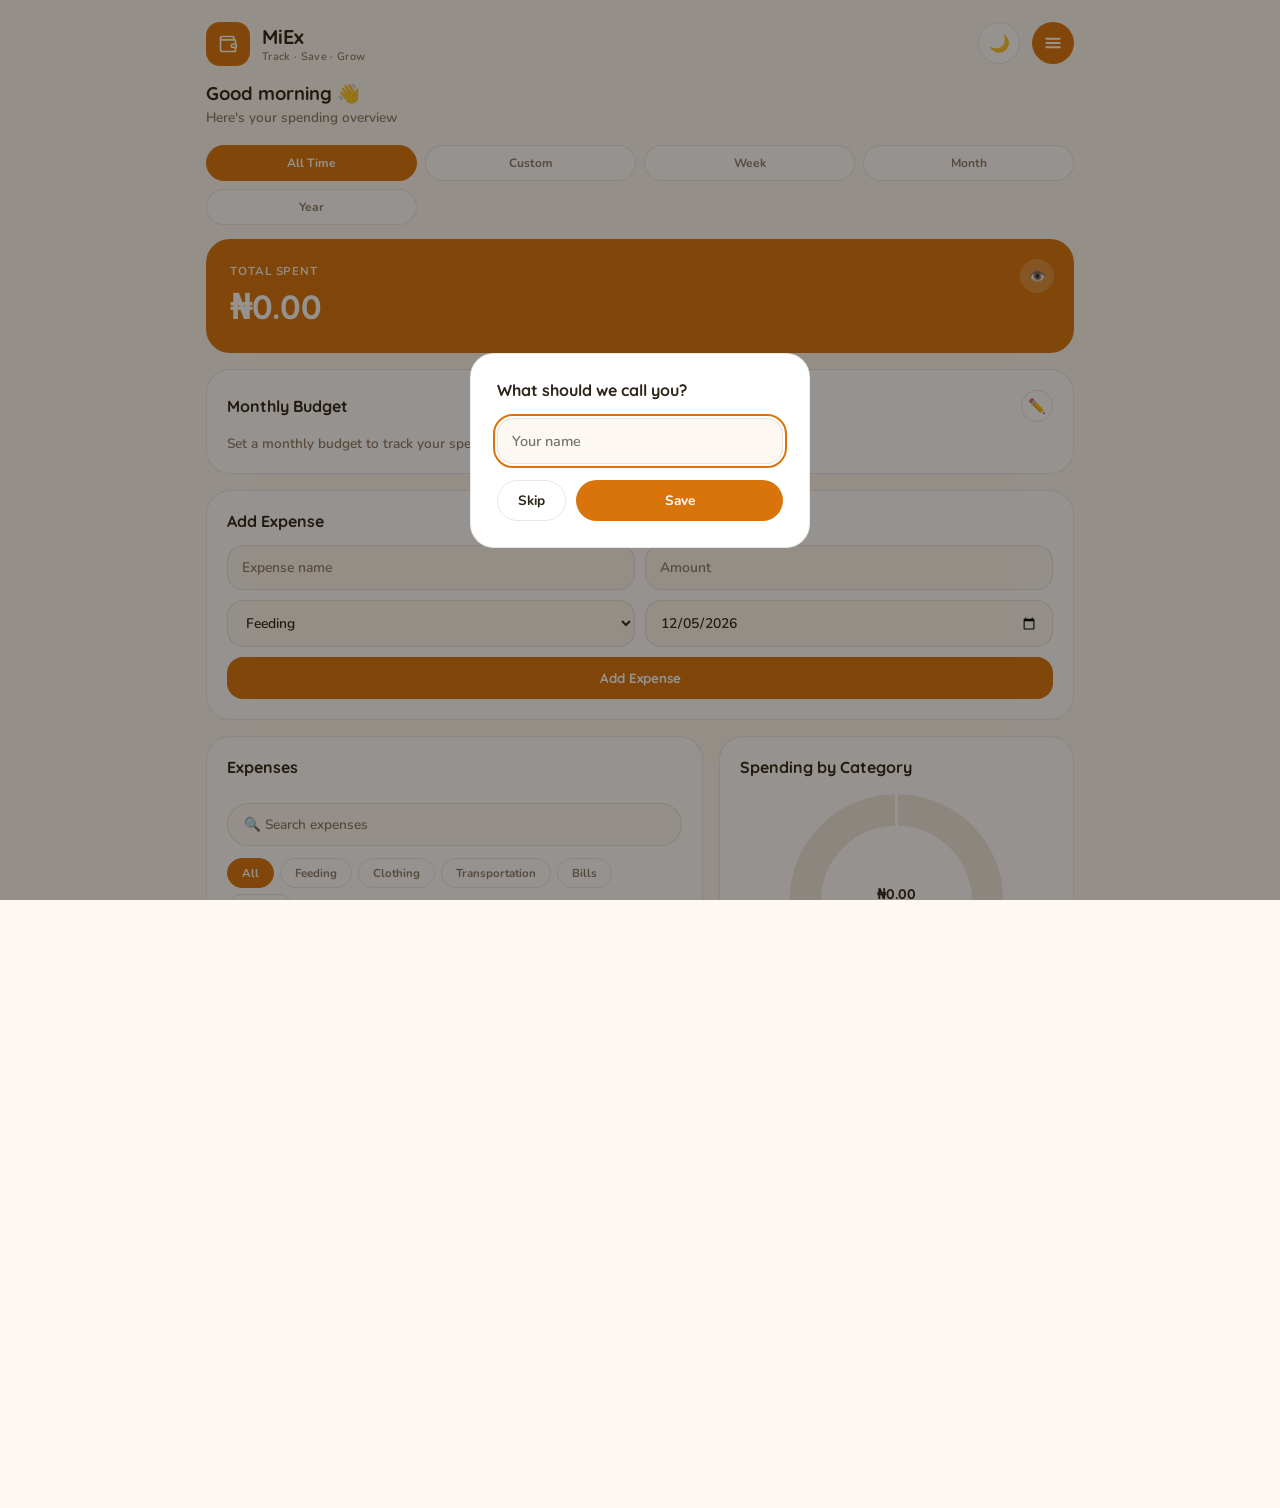
<file: index.html>
<!DOCTYPE html>
<html lang="en">
<head>
<meta charset="UTF-8">
<meta name="viewport" content="width=device-width, initial-scale=1, viewport-fit=cover">
<meta name="description" content="MiEx is a simple, private expense tracker. Log spending, set a monthly budget, and see where your money goes. Works offline.">
<meta name="mobile-web-app-capable" content="yes">
<meta name="apple-mobile-web-app-capable" content="yes">
<meta name="apple-mobile-web-app-title" content="MiEx">
<meta name="apple-mobile-web-app-status-bar-style" content="default">
<title>MiEx - Expense Tracker</title>
<script>try{var d=localStorage.getItem('darkMode');if(d==='true'||(d===null&&window.matchMedia&&window.matchMedia('(prefers-color-scheme: dark)').matches)){document.documentElement.classList.add('dark')}}catch(e){}</script>
<link rel="stylesheet" href="style.css?v=10">
<link rel="manifest" href="manifest.json">
<meta name="theme-color" content="#F68B1E">
<link rel="icon" href="icons/icon-192.png" type="image/png">
<link rel="apple-touch-icon" href="icons/apple-touch-icon.png">
</head>
<body>

  <div id="menuBackdrop" class="menu-backdrop" hidden></div>

  <div class="app">
    <header class="app-header">
      <div class="brand">
        <span class="brand-icon">
          <svg xmlns="http://www.w3.org/2000/svg" width="20" height="20" viewBox="0 0 24 24" fill="none" stroke="currentColor" stroke-width="2" stroke-linecap="round" stroke-linejoin="round"><path d="M19 7V4a1 1 0 0 0-1-1H5a2 2 0 0 0 0 4h15a1 1 0 0 1 1 1v4h-3a2 2 0 0 0 0 4h3a1 1 0 0 0 1-1v-2a1 1 0 0 0-1-1"/><path d="M3 5v14a2 2 0 0 0 2 2h15a1 1 0 0 0 1-1v-4"/></svg>
        </span>
        <div class="brand-text">
          <h1>MiEx</h1>
          <p class="brand-tagline">Track &middot; Save &middot; Grow</p>
        </div>
      </div>
      <div class="header-actions">
        <button id="darkModeToggle" class="icon-btn" title="Toggle dark mode" aria-label="Toggle dark mode">🌙</button>
        <button id="menuBtn" class="avatar menu-btn" title="Menu" aria-label="Open menu" aria-haspopup="true" aria-expanded="false" aria-controls="menuPanel">
          <svg width="20" height="20" viewBox="0 0 24 24" fill="none" stroke="currentColor" stroke-width="2.4" stroke-linecap="round" aria-hidden="true"><path d="M4 7h16M4 12h16M4 17h16"/></svg>
        </button>
        <div id="menuPanel" class="menu-panel" role="menu" aria-label="MiEx menu" hidden>
          <div class="menu-user">
            <span class="menu-avatar" id="menuAvatar" aria-hidden="true">?</span>
            <div><strong id="menuName">Welcome</strong><small>MiEx</small></div>
          </div>
          <button class="menu-item" role="menuitem" data-action="settings"><span class="menu-ico" aria-hidden="true">⚙️</span>Settings</button>
          <button class="menu-item" role="menuitem" data-action="contact"><span class="menu-ico" aria-hidden="true">✉️</span>Contact us</button>
          <button class="menu-item" role="menuitem" data-action="about"><span class="menu-ico" aria-hidden="true">ℹ️</span>About MiEx</button>
          <a class="menu-item" role="menuitem" href="privacy.html" target="_blank" rel="noopener"><span class="menu-ico" aria-hidden="true">🔒</span>Privacy policy</a>
          <button class="menu-item" role="menuitem" data-action="share"><span class="menu-ico" aria-hidden="true">📤</span>Share MiEx</button>
        </div>
      </div>
    </header>

    <div class="greeting">
      <p class="greeting-text" id="greetingText">Good evening 👋</p>
      <p class="greeting-sub">Here's your spending overview</p>
    </div>

    <div class="install-banner" id="installBanner" style="display:none;">
      <span class="insight-icon">📲</span>
      <p class="insight-text">Install MiEx on your phone for quick access, even offline.</p>
      <button class="install-banner-btn" id="installBannerBtn">Install</button>
      <button class="insight-dismiss" id="installBannerDismiss" title="Not now" aria-label="Dismiss install suggestion">✕</button>
    </div>

    <div class="period-tabs" id="periodTabs">
      <button class="period-btn active" data-period="all">All Time</button>
      <button class="period-btn" data-period="custom">Custom</button>
      <button class="period-btn" data-period="week">Week</button>
      <button class="period-btn" data-period="month">Month</button>
      <button class="period-btn" data-period="year">Year</button>
    </div>

    <select id="periodValueSelect" class="period-value-select" style="display:none;"></select>

    <div id="customRange" class="custom-range" style="display:none;">
      <input type="date" id="customFrom">
      <span class="range-sep">to</span>
      <input type="date" id="customTo">
    </div>

    <section class="balance-card">
      <button id="toggleVisibility" class="eye-btn" title="Show/hide amount" aria-label="Show or hide total">👁️</button>
      <p class="balance-label" id="balanceLabel">Total Spent</p>
      <h2 id="balance">₦0.00</h2>
    </section>

    <div class="insight-banner" id="insightBanner" style="display:none;">
      <span class="insight-icon">🌿</span>
      <p class="insight-text" id="insightText"></p>
      <button class="insight-dismiss" id="insightDismiss" title="Dismiss" aria-label="Dismiss message">✕</button>
    </div>

    <section class="budget-card">
      <div class="budget-header">
        <h3>Monthly Budget</h3>
        <button id="editBudgetBtn" class="edit-budget-btn" title="Set budget" aria-label="Set monthly budget">✏️</button>
      </div>
      <div id="budgetContent"></div>
    </section>

    <section class="form-card">
      <h3>Add Expense</h3>
      <form id="expenseForm">
        <input type="text" id="name" placeholder="Expense name" maxlength="60" autocomplete="off" required>
        <input type="number" id="amount" placeholder="Amount" step="0.01" min="0.01" inputmode="decimal" required>
        <select id="category" required>
          <option value="Feeding">Feeding</option>
          <option value="Clothing">Clothing</option>
          <option value="Transportation">Transportation</option>
          <option value="Bills">Bills</option>
          <option value="Others">Others</option>
        </select>
        <input type="text" id="customCategory" placeholder="Specify category" maxlength="30" style="display:none;">
        <input type="date" id="date" required>
        <button type="submit">Add Expense</button>
      </form>
    </section>

    <section class="content-grid">
      <div class="list-card">
        <div class="list-header">
          <h3>Expenses</h3>
        </div>
        <input type="search" id="searchInput" class="search-input" placeholder="🔍 Search expenses" aria-label="Search expenses" autocomplete="off">
        <div class="filters" id="filters">
          <button class="filter-btn active" data-category="All">All</button>
          <button class="filter-btn" data-category="Feeding">Feeding</button>
          <button class="filter-btn" data-category="Clothing">Clothing</button>
          <button class="filter-btn" data-category="Transportation">Transportation</button>
          <button class="filter-btn" data-category="Bills">Bills</button>
          <button class="filter-btn" data-category="Others">Others</button>
        </div>
        <ul id="expenseList" class="expense-list"></ul>
      </div>

      <div class="chart-card">
        <h3>Spending by Category</h3>
        <div class="chart-wrap">
          <canvas id="categoryChart"></canvas>
        </div>
        <div class="chart-legend" id="categoryLegend"></div>
      </div>
    </section>

    <section class="trend-card">
      <h3>Spending Trend (Last 6 Months)</h3>
      <div class="chart-wrap chart-wrap-trend">
        <canvas id="trendChart"></canvas>
      </div>
    </section>

    <footer class="app-footer">
      &copy; <span id="footerYear"></span> MiEx &middot; <a class="footer-link" href="privacy.html">Privacy</a>
      <span class="footer-tagline">Golden_TCD &middot; building things that didn't exist yesterday</span>
    </footer>
  </div>

  <div id="nameModal" class="modal-overlay" style="display:none;" role="dialog" aria-modal="true">
    <div class="modal-box">
      <p class="modal-text">What should we call you?</p>
      <input type="text" id="userNameInput" class="name-input" placeholder="Your name" maxlength="20">
      <div class="modal-actions">
        <button id="skipName" class="btn-secondary">Skip</button>
        <button id="saveName" class="btn-primary-modal">Save</button>
      </div>
    </div>
  </div>

  <div id="budgetModal" class="modal-overlay" style="display:none;" role="dialog" aria-modal="true">
    <div class="modal-box">
      <p class="modal-text">Set your monthly budget</p>
      <input type="number" id="budgetInput" class="name-input" placeholder="e.g. 50000" step="0.01" min="0" inputmode="decimal">
      <div class="modal-actions">
        <button id="clearBudget" class="btn-secondary">Remove</button>
        <button id="saveBudget" class="btn-primary-modal">Save</button>
      </div>
    </div>
  </div>

  <div id="editModal" class="modal-overlay" style="display:none;" role="dialog" aria-modal="true">
    <div class="modal-box">
      <p class="modal-text">Edit Expense</p>
      <div class="edit-fields">
        <input type="text" id="editName" class="name-input" placeholder="Expense name" maxlength="60">
        <input type="number" id="editAmount" class="name-input" placeholder="Amount" step="0.01" min="0.01" inputmode="decimal">
        <select id="editCategory" class="name-input">
          <option value="Feeding">Feeding</option>
          <option value="Clothing">Clothing</option>
          <option value="Transportation">Transportation</option>
          <option value="Bills">Bills</option>
          <option value="Others">Others</option>
        </select>
        <input type="text" id="editCustomCategory" class="name-input" placeholder="Specify category" maxlength="30" style="display:none;">
        <input type="date" id="editDate" class="name-input">
      </div>
      <div class="modal-actions">
        <button id="cancelEdit" class="btn-secondary">Cancel</button>
        <button id="saveEdit" class="btn-primary-modal">Save Changes</button>
      </div>
    </div>
  </div>

  <div id="settingsModal" class="modal-overlay" style="display:none;" role="dialog" aria-modal="true" aria-labelledby="settingsTitle">
    <div class="modal-box modal-scroll">
      <div class="modal-head">
        <p class="modal-text" id="settingsTitle">Settings</p>
        <button id="closeSettings" class="modal-close" aria-label="Close settings">✕</button>
      </div>

      <h4 class="set-title">Profile</h4>
      <label class="set-label" for="settingsName">Your name</label>
      <div class="name-row">
        <input type="text" id="settingsName" class="name-input" placeholder="Your name" maxlength="20" autocomplete="off">
        <button id="saveSettingsName" class="set-btn set-btn-primary">Save</button>
      </div>

      <h4 class="set-title">Your data</h4>
      <p class="set-note">MiEx keeps everything on this device only. Make a backup so you never lose it.</p>
      <div class="set-grid">
        <button id="exportJsonBtn" class="set-btn">⬇️ Backup</button>
        <button id="importBtn" class="set-btn">⬆️ Restore</button>
        <button id="exportCsvBtn" class="set-btn">📄 Export CSV</button>
        <button id="shareBackupBtn" class="set-btn" style="display:none;">📤 Share backup</button>
      </div>
      <input type="file" id="importFile" accept=".json,application/json" hidden>

      <h4 class="set-title">Preferences</h4>
      <label class="set-label" for="currencySelect">Currency</label>
      <select id="currencySelect" class="name-input"></select>

      <h4 class="set-title">Install app</h4>
      <p class="set-note" id="installNote"></p>
      <button id="installBtn" class="set-btn set-btn-primary" style="display:none;">Install MiEx</button>

      <h4 class="set-title">App status</h4>
      <ul class="status-list">
        <li><span>Version</span><strong id="stVersion">-</strong></li>
        <li><span>Running as</span><strong id="stMode">-</strong></li>
        <li><span>Works offline</span><strong id="stOffline">-</strong></li>
        <li><span>Connection</span><strong id="stOnline">-</strong></li>
      </ul>
      <p class="set-links"><a href="privacy.html" target="_blank" rel="noopener">Privacy policy</a></p>

      <button id="clearDataBtn" class="set-btn set-btn-danger">Delete all my data</button>
    </div>
  </div>

  <div id="aboutModal" class="modal-overlay" style="display:none;" role="dialog" aria-modal="true" aria-labelledby="aboutTitle">
    <div class="modal-box">
      <div class="modal-head">
        <p class="modal-text" id="aboutTitle">About MiEx</p>
        <button id="closeAbout" class="modal-close" aria-label="Close">✕</button>
      </div>
      <div class="about-logo" aria-hidden="true">
        <svg width="34" height="34" viewBox="0 0 24 24" fill="none" stroke="currentColor" stroke-width="2" stroke-linecap="round" stroke-linejoin="round"><path d="M19 7V4a1 1 0 0 0-1-1H5a2 2 0 0 0 0 4h15a1 1 0 0 1 1 1v4h-3a2 2 0 0 0 0 4h3a1 1 0 0 0 1-1v-2a1 1 0 0 0-1-1"/><path d="M3 5v14a2 2 0 0 0 2 2h15a1 1 0 0 0 1-1v-4"/></svg>
      </div>
      <p class="about-name">MiEx</p>
      <p class="about-version">Version <span id="aboutVersion"></span></p>
      <p class="set-note">A simple, private expense tracker. Log your spending, set a monthly budget and see where your money goes. Everything is stored on your own device and works offline.</p>
      <p class="set-note">Built by Golden_TCD<br>building things that didn't exist yesterday</p>
      <p class="set-links"><a href="privacy.html" target="_blank" rel="noopener">Privacy policy</a></p>
    </div>
  </div>

  <div id="contactModal" class="modal-overlay" style="display:none;" role="dialog" aria-modal="true" aria-labelledby="contactTitle">
    <div class="modal-box">
      <div class="modal-head">
        <p class="modal-text" id="contactTitle">Contact us</p>
        <button id="closeContact" class="modal-close" aria-label="Close">✕</button>
      </div>
      <p class="set-note">Found a bug, have an idea, or just want to say hi? We'd love to hear from you.</p>
      <p class="contact-email" id="contactEmail"></p>
      <p class="set-note set-note-small">Your email will include the app version and your device type so problems are easier to fix. You can delete that before sending.</p>
      <div class="modal-actions modal-actions-wrap">
        <button id="copyEmailBtn" class="btn-secondary">Copy email</button>
        <a id="sendEmailLink" class="btn-primary-modal link-btn" href="#">Send email</a>
      </div>
    </div>
  </div>

  <div id="importModal" class="modal-overlay" style="display:none;" role="dialog" aria-modal="true" aria-labelledby="importTitle">
    <div class="modal-box">
      <p class="modal-text" id="importTitle">Restore backup</p>
      <p class="set-note" id="importSummary"></p>
      <div class="modal-actions modal-actions-wrap">
        <button id="importCancel" class="btn-secondary">Cancel</button>
        <button id="importMerge" class="btn-primary-modal">Merge</button>
        <button id="importReplace" class="btn-danger">Replace all</button>
      </div>
    </div>
  </div>

  <div id="clearModal" class="modal-overlay" style="display:none;" role="dialog" aria-modal="true" aria-labelledby="clearTitle">
    <div class="modal-box">
      <p class="modal-text" id="clearTitle">Delete everything?</p>
      <p class="set-note">This permanently removes all expenses, your budget and your settings from this device. Consider making a backup first.</p>
      <div class="modal-actions">
        <button id="clearCancel" class="btn-secondary">Cancel</button>
        <button id="clearConfirm" class="btn-danger">Delete all</button>
      </div>
    </div>
  </div>

  <div id="toast" class="toast" role="status" aria-live="polite"></div>

  <div id="confirmModal" class="modal-overlay" style="display:none;" role="dialog" aria-modal="true">
    <div class="modal-box">
      <p class="modal-text">Delete this expense? This can't be undone.</p>
      <div class="modal-actions">
        <button id="cancelDelete" class="btn-secondary">Cancel</button>
        <button id="confirmDelete" class="btn-danger">Delete</button>
      </div>
    </div>
  </div>

  <script src="vendor/js/chart.umd.js"></script>
  <script src="script.js?v=10"></script>
</body>
</html>
</file>
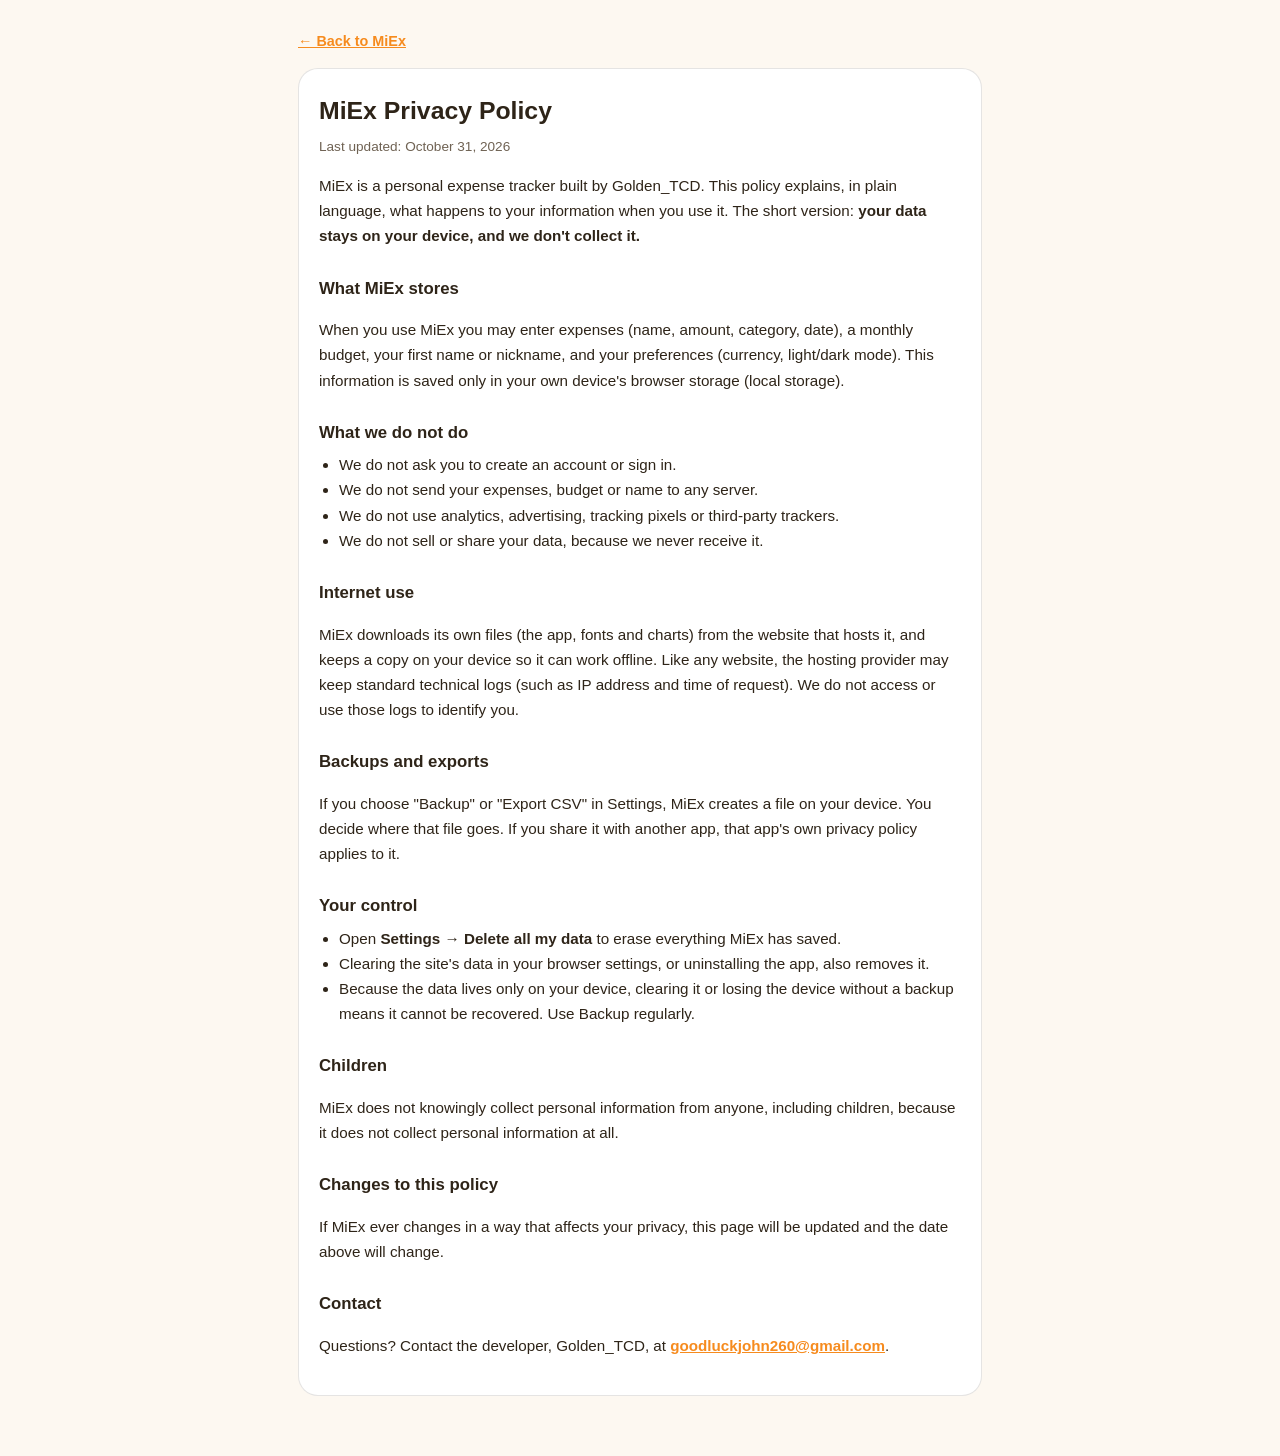
<file: privacy.html>
<!DOCTYPE html>
<html lang="en">
<head>
<meta charset="UTF-8">
<meta name="viewport" content="width=device-width, initial-scale=1">
<title>MiEx Privacy Policy</title>
<meta name="robots" content="index,follow">
<style>
  :root { --bg:#FDF8F1; --panel:#fff; --ink:#2E2418; --muted:#6F6253; --primary:#F68B1E; --border:rgba(46,36,24,.12); }
  @media (prefers-color-scheme: dark) {
    :root { --bg:#0A0A0A; --panel:#161616; --ink:#F0EBE3; --muted:#A39D95; --border:rgba(255,255,255,.1); }
  }
  * { box-sizing: border-box; }
  body { margin:0; background:var(--bg); color:var(--ink); font-family:-apple-system,"Segoe UI",Roboto,Arial,sans-serif; line-height:1.65; }
  main { max-width:720px; margin:0 auto; padding:28px 18px 60px; }
  .card { background:var(--panel); border:1px solid var(--border); border-radius:20px; padding:22px 20px; }
  h1 { font-size:1.55rem; margin:0 0 4px; }
  h2 { font-size:1.05rem; margin:26px 0 6px; }
  p, li { font-size:.95rem; color:var(--ink); }
  .meta { color:var(--muted); font-size:.85rem; margin:0 0 14px; }
  ul { padding-left:20px; margin:6px 0; }
  a { color:var(--primary); font-weight:600; }
  .back { display:inline-block; margin-bottom:14px; font-size:.9rem; }
</style>
</head>
<body>
<main>
  <a class="back" href="./">&larr; Back to MiEx</a>
  <div class="card">
    <h1>MiEx Privacy Policy</h1>
    <p class="meta">Last updated: October 31, 2026</p>

    <p>MiEx is a personal expense tracker built by Golden_TCD. This policy explains, in plain language, what happens to your information when you use it. The short version: <strong>your data stays on your device, and we don't collect it.</strong></p>

    <h2>What MiEx stores</h2>
    <p>When you use MiEx you may enter expenses (name, amount, category, date), a monthly budget, your first name or nickname, and your preferences (currency, light/dark mode). This information is saved only in your own device's browser storage (local storage).</p>

    <h2>What we do not do</h2>
    <ul>
      <li>We do not ask you to create an account or sign in.</li>
      <li>We do not send your expenses, budget or name to any server.</li>
      <li>We do not use analytics, advertising, tracking pixels or third-party trackers.</li>
      <li>We do not sell or share your data, because we never receive it.</li>
    </ul>

    <h2>Internet use</h2>
    <p>MiEx downloads its own files (the app, fonts and charts) from the website that hosts it, and keeps a copy on your device so it can work offline. Like any website, the hosting provider may keep standard technical logs (such as IP address and time of request). We do not access or use those logs to identify you.</p>

    <h2>Backups and exports</h2>
    <p>If you choose "Backup" or "Export CSV" in Settings, MiEx creates a file on your device. You decide where that file goes. If you share it with another app, that app's own privacy policy applies to it.</p>

    <h2>Your control</h2>
    <ul>
      <li>Open <strong>Settings &rarr; Delete all my data</strong> to erase everything MiEx has saved.</li>
      <li>Clearing the site's data in your browser settings, or uninstalling the app, also removes it.</li>
      <li>Because the data lives only on your device, clearing it or losing the device without a backup means it cannot be recovered. Use Backup regularly.</li>
    </ul>

    <h2>Children</h2>
    <p>MiEx does not knowingly collect personal information from anyone, including children, because it does not collect personal information at all.</p>

    <h2>Changes to this policy</h2>
    <p>If MiEx ever changes in a way that affects your privacy, this page will be updated and the date above will change.</p>

    <h2>Contact</h2>
    <p>Questions? Contact the developer, Golden_TCD, at <a href="mailto:goodluckjohn260@gmail.com">goodluckjohn260@gmail.com</a>.</p>
  </div>
</main>
</body>
</html>
</file>
<file: style.css>
/* ===== Local fonts (no external font CDN — works fully offline) ===== */
@font-face {
  font-family: 'Quicksand';
  font-style: normal;
  font-weight: 500;
  src: url('vendor/fonts/quicksand-latin-500-normal.woff2') format('woff2');
  font-display: swap;
}
@font-face {
  font-family: 'Quicksand';
  font-style: normal;
  font-weight: 600;
  src: url('vendor/fonts/quicksand-latin-600-normal.woff2') format('woff2');
  font-display: swap;
}
@font-face {
  font-family: 'Quicksand';
  font-style: normal;
  font-weight: 700;
  src: url('vendor/fonts/quicksand-latin-700-normal.woff2') format('woff2');
  font-display: swap;
}
@font-face {
  font-family: 'Nunito';
  font-style: normal;
  font-weight: 400;
  src: url('vendor/fonts/nunito-latin-400-normal.woff2') format('woff2');
  font-display: swap;
}
@font-face {
  font-family: 'Nunito';
  font-style: normal;
  font-weight: 500;
  src: url('vendor/fonts/nunito-latin-500-normal.woff2') format('woff2');
  font-display: swap;
}
@font-face {
  font-family: 'Nunito';
  font-style: normal;
  font-weight: 600;
  src: url('vendor/fonts/nunito-latin-600-normal.woff2') format('woff2');
  font-display: swap;
}
@font-face {
  font-family: 'Nunito';
  font-style: normal;
  font-weight: 700;
  src: url('vendor/fonts/nunito-latin-700-normal.woff2') format('woff2');
  font-display: swap;
}
@font-face {
  font-family: 'Nunito';
  font-style: normal;
  font-weight: 800;
  src: url('vendor/fonts/nunito-latin-800-normal.woff2') format('woff2');
  font-display: swap;
}

/* ===== Tokens (Jumia-orange flat theme) ===== */
:root {
  --bg: #FDF8F1;
  --panel: #FFFFFF;
  --ink: #2E2418;
  --muted: #8C7C6B;
  --border: rgba(46, 36, 24, 0.10);
  --primary: #D9740A;
  --primary-dark: #D9740A;
  --primary-soft: #FDE6CC;
  --danger: #E12211;
  --warn: #DB9A1F;

  --cat-feeding: #F0836C;
  --cat-clothing: #A98FE0;
  --cat-transport: #5FBFC7;
  --cat-bills: #DB5A1E;
  --cat-others: #B9B2C4;

  --font-head: 'Quicksand', sans-serif;
  --font-body: 'Nunito', sans-serif;

  --radius: 24px;
  --radius-sm: 16px;
  --radius-pill: 999px;
}

html.dark {
  --bg: #0A0A0A;
  --panel: #161616;
  --ink: #F0EBE3;
  --muted: #9C9690;
  --border: rgba(255, 255, 255, 0.08);
  --primary: #D9740A;
  --primary-dark: #D9740A;
  --primary-soft: #3A2A18;
  --danger: #E12210;
  --warn: #D9740A;

  --cat-feeding: #F2967F;
  --cat-clothing: #BBA3F0;
  --cat-transport: #79D2D9;
  --cat-bills: #DB5A1E;
  --cat-others: #9089B0;
}

* {
  box-sizing: border-box;
}

html, body {
  height: 100%;
}

html {
  -webkit-text-size-adjust: 100%;
  text-size-adjust: 100%;
}

body {
  margin: 0;
  overflow-x: hidden;
  font-family: var(--font-body);
  color: var(--ink);
  background-color: var(--bg);
  transition: background-color 0.5s ease-in-out, color 0.5s ease-in-out;
  -webkit-font-smoothing: antialiased;
}

/* ===== Layout ===== */
.app {
  max-width: 900px;
  margin: 0 auto;
  padding: 22px 16px 44px;
}

.app-header {
  display: flex;
  justify-content: space-between;
  align-items: flex-start;
  margin-bottom: 16px;
}

.brand {
  display: flex;
  align-items: center;
  gap: 12px;
}

.brand-icon {
  display: flex;
  align-items: center;
  justify-content: center;
  width: 44px;
  height: 44px;
  border-radius: 14px;
  background: var(--primary);
  color: #ffffff;
  flex-shrink: 0;
}

.brand-text h1 {
  font-family: var(--font-head);
  font-size: 1.25rem;
  font-weight: 700;
  margin: 0;
  color: var(--ink);
}

.brand-tagline {
  margin: 0;
  font-size: 0.68rem;
  color: var(--muted);
  letter-spacing: 0.03em;
  font-weight: 600;
}

.header-actions {
  display: flex;
  align-items: center;
  gap: 12px;
}

.icon-btn {
  background: var(--panel);
  border: 1px solid var(--border);
  border-radius: 50%;
  width: 42px;
  height: 42px;
  cursor: pointer;
  font-size: 1.05rem;
  transition: background-color 0.5s ease-in-out, border-color 0.5s ease-in-out;
}

.avatar {
  display: flex;
  align-items: center;
  justify-content: center;
  width: 42px;
  height: 42px;
  border-radius: 50%;
  background: var(--primary);
  color: #ffffff;
  font-family: var(--font-head);
  font-weight: 700;
  font-size: 1rem;
  cursor: pointer;
}

/* ===== Greeting ===== */
.greeting {
  margin-bottom: 18px;
}

.greeting-text {
  font-family: var(--font-head);
  font-size: 1.15rem;
  font-weight: 700;
  margin: 0 0 3px;
  color: var(--ink);
}

.greeting-sub {
  margin: 0;
  font-size: 0.85rem;
  color: var(--muted);
  font-weight: 600;
}

/* ===== Period tabs ===== */
.period-tabs {
  display: grid;
  grid-template-columns: repeat(4, 1fr);
  gap: 8px;
  margin-bottom: 14px;
}

.period-btn {
  white-space: nowrap;
  padding: 9px 12px;
  border-radius: var(--radius-pill);
  border: 1px solid var(--border);
  background: var(--panel);
  color: var(--muted);
  font-family: var(--font-body);
  font-size: 0.75rem;
  font-weight: 700;
  cursor: pointer;
  transition: background-color 0.5s ease-in-out, color 0.5s ease-in-out, border-color 0.5s ease-in-out;
}

.period-btn.active {
  background: var(--primary);
  color: #ffffff;
  border-color: var(--primary);
}

.period-value-select {
  width: 100%;
  padding: 12px 16px;
  margin-bottom: 16px;
  border-radius: var(--radius-sm);
  border: 1px solid var(--border);
  background: var(--panel);
  color: var(--ink);
  font-family: var(--font-body);
  font-weight: 600;
  font-size: 0.85rem;
  cursor: pointer;
  transition: background-color 0.5s ease-in-out, color 0.5s ease-in-out, border-color 0.5s ease-in-out;
}

.custom-range {
  display: flex;
  align-items: center;
  gap: 10px;
  margin-bottom: 16px;
}

.custom-range input[type="date"] {
  flex: 1;
  padding: 11px 14px;
  border-radius: var(--radius-sm);
  border: 1px solid var(--border);
  background: var(--panel);
  color: var(--ink);
  font-family: var(--font-body);
  font-weight: 600;
  font-size: 0.8rem;
  transition: background-color 0.5s ease-in-out, color 0.5s ease-in-out, border-color 0.5s ease-in-out;
}

.range-sep {
  font-size: 0.78rem;
  color: var(--muted);
  font-weight: 600;
}

/* ===== Balance card ===== */
.balance-card {
  position: relative;
  background: var(--primary);
  color: #ffffff;
  border-radius: var(--radius);
  padding: 24px 24px 26px;
  margin-bottom: 16px;
}

.eye-btn {
  position: absolute;
  top: 20px;
  right: 20px;
  background: rgba(255, 255, 255, 0.2);
  border: none;
  border-radius: 50%;
  width: 34px;
  height: 34px;
  cursor: pointer;
  font-size: 0.85rem;
  color: #ffffff;
}

.balance-label {
  margin: 0 0 6px;
  font-family: var(--font-body);
  font-size: 0.72rem;
  font-weight: 700;
  text-transform: uppercase;
  letter-spacing: 0.08em;
  opacity: 0.9;
}

.balance-card h2 {
  font-family: var(--font-head);
  margin: 0;
  font-size: 2.1rem;
  font-weight: 700;
  letter-spacing: -0.01em;
  color: #ffffff;
}

/* ===== Insight banner ===== */
.insight-banner {
  display: flex;
  align-items: center;
  gap: 10px;
  background: var(--panel);
  border: 1px solid var(--border);
  color: var(--ink);
  border-radius: var(--radius-sm);
  padding: 14px 18px;
  margin-bottom: 16px;
  transition: background-color 0.5s ease-in-out, color 0.5s ease-in-out, border-color 0.5s ease-in-out;
}

.insight-banner.warn {
  color: var(--warn);
}

.insight-icon {
  font-size: 1.15rem;
  flex-shrink: 0;
}

.insight-text {
  margin: 0;
  font-size: 0.85rem;
  font-weight: 600;
  flex: 1;
}

.insight-dismiss {
  background: none;
  border: none;
  color: inherit;
  opacity: 0.55;
  font-size: 0.8rem;
  cursor: pointer;
  flex-shrink: 0;
  padding: 2px 4px;
}

.insight-dismiss:hover {
  opacity: 1;
}

/* ===== Budget card ===== */
.budget-card {
  background: var(--panel);
  border: 1px solid var(--border);
  border-radius: var(--radius);
  padding: 20px;
  margin-bottom: 16px;
  transition: background-color 0.5s ease-in-out, border-color 0.5s ease-in-out;
}

.budget-header {
  display: flex;
  justify-content: space-between;
  align-items: center;
  margin-bottom: 12px;
}

.budget-header h3 {
  font-family: var(--font-head);
  margin: 0;
  font-size: 1rem;
  font-weight: 700;
  color: var(--ink);
}

.edit-budget-btn {
  background: var(--panel);
  border: 1px solid var(--border);
  border-radius: 50%;
  width: 32px;
  height: 32px;
  font-size: 0.9rem;
  cursor: pointer;
}

.budget-empty-text {
  margin: 0;
  font-size: 0.85rem;
  color: var(--muted);
  font-weight: 600;
}

.budget-stats {
  display: flex;
  justify-content: space-between;
  font-size: 0.85rem;
  color: var(--muted);
  margin-bottom: 10px;
  font-weight: 600;
}

.budget-stats span:first-child {
  color: var(--ink);
  font-weight: 700;
}

.budget-progress-track {
  width: 100%;
  height: 12px;
  border-radius: var(--radius-pill);
  background: var(--bg);
  border: 1px solid var(--border);
  overflow: hidden;
}

.budget-progress-fill {
  height: 100%;
  border-radius: var(--radius-pill);
  background: var(--primary);
  transition: width 0.4s ease-in-out, background-color 0.4s ease-in-out;
}

.budget-progress-fill.warn {
  background: var(--warn);
}

.budget-progress-fill.danger {
  background: var(--danger);
}

.budget-alert {
  margin: 10px 0 0;
  font-size: 0.8rem;
  font-weight: 700;
}

.budget-alert.warn {
  color: var(--warn);
}

.budget-alert.danger {
  color: var(--danger);
}

html.dark .balance-card {
  background: linear-gradient(160deg, rgba(255, 255, 255, 0.10) 0%, transparent 45%), var(--primary);
}

html.dark .budget-card,
html.dark .form-card,
html.dark .list-card,
html.dark .chart-card,
html.dark .trend-card,
html.dark .insight-banner,
html.dark .modal-box {
  background-image: linear-gradient(160deg, rgba(255, 255, 255, 0.045) 0%, transparent 50%);
  background-color: var(--panel);
}

/* ===== Sheet-style cards ===== */
.form-card,
.list-card,
.chart-card,
.trend-card {
  background: var(--panel);
  border: 1px solid var(--border);
  border-radius: var(--radius);
  padding: 20px;
  margin-bottom: 16px;
  transition: background-color 0.5s ease-in-out, border-color 0.5s ease-in-out;
}

.form-card h3, .list-card h3, .chart-card h3, .trend-card h3 {
  font-family: var(--font-head);
  margin-top: 0;
  margin-bottom: 14px;
  font-size: 1rem;
  font-weight: 700;
  color: var(--ink);
}

/* ===== Chart containers (fixed height fixes Chart.js layout drift) ===== */
.chart-wrap {
  position: relative;
  width: 100%;
  height: 220px;
}

.chart-wrap-trend {
  height: 220px;
}

.chart-wrap canvas {
  width: 100% !important;
  height: 100% !important;
}

.chart-legend {
  display: flex;
  flex-wrap: wrap;
  justify-content: center;
  gap: 8px 16px;
  margin-top: 14px;
}

.chart-legend-item {
  display: flex;
  align-items: center;
  gap: 6px;
  font-size: 0.8rem;
  font-weight: 600;
  color: var(--ink);
}

.chart-legend-dot {
  width: 10px;
  height: 10px;
  border-radius: 50%;
  flex-shrink: 0;
}

/* ===== Form ===== */
#expenseForm {
  display: grid;
  grid-template-columns: 1fr 1fr;
  gap: 10px;
}

#expenseForm input,
#expenseForm select {
  padding: 12px 14px;
  border: 1px solid var(--border);
  border-radius: var(--radius-sm);
  background: var(--bg);
  color: var(--ink);
  font-family: var(--font-body);
  font-weight: 600;
  font-size: 0.87rem;
  transition: background-color 0.5s ease-in-out, border-color 0.5s ease-in-out, color 0.5s ease-in-out;
}

#expenseForm input::placeholder {
  color: var(--muted);
  font-weight: 600;
}

#expenseForm button {
  grid-column: span 2;
  padding: 13px;
  border: none;
  border-radius: var(--radius-sm);
  background: var(--primary);
  color: #ffffff;
  font-family: var(--font-head);
  font-weight: 700;
  cursor: pointer;
  transition: background-color 0.15s, opacity 0.2s;
}

#expenseForm button:active {
  opacity: 0.85;
}

/* ===== Content grid ===== */
.content-grid {
  display: grid;
  grid-template-columns: 1.4fr 1fr;
  gap: 16px;
}

.list-header {
  display: flex;
  justify-content: space-between;
  align-items: center;
  flex-wrap: wrap;
  gap: 8px;
  margin-bottom: 12px;
}

.search-input {
  width: 100%;
  padding: 11px 16px;
  border: 1px solid var(--border);
  border-radius: var(--radius-pill);
  background: var(--bg);
  color: var(--ink);
  font-family: var(--font-body);
  font-weight: 600;
  font-size: 0.85rem;
  margin-bottom: 12px;
  transition: background-color 0.5s ease-in-out, border-color 0.5s ease-in-out, color 0.5s ease-in-out;
}

.search-input::placeholder {
  color: var(--muted);
}

.filters {
  display: flex;
  gap: 6px;
  flex-wrap: wrap;
}

.filter-btn {
  padding: 6px 14px;
  border-radius: var(--radius-pill);
  border: 1px solid var(--border);
  background: transparent;
  color: var(--muted);
  font-family: var(--font-body);
  font-size: 0.72rem;
  font-weight: 700;
  cursor: pointer;
  transition: background-color 0.5s ease-in-out, color 0.5s ease-in-out, border-color 0.5s ease-in-out;
}

.filter-btn.active {
  background: var(--primary);
  color: #ffffff;
  border-color: var(--primary);
}

.expense-list {
  list-style: none;
  padding: 0;
  margin: 12px 0 0;
  max-height: 340px;
  overflow-y: auto;
}

.expense-item {
  display: flex;
  justify-content: space-between;
  align-items: center;
  padding: 12px 14px;
  margin-bottom: 8px;
  border-radius: var(--radius-sm);
  background: var(--bg);
  border: 1px solid var(--border);
  animation: fadeIn 0.5s ease-in-out;
  cursor: pointer;
  transition: background-color 0.15s, border-color 0.5s ease-in-out;
}

.expense-item:active {
  background: var(--primary-soft);
}

.expense-item:last-child {
  margin-bottom: 0;
}

.expense-info {
  display: flex;
  flex-direction: column;
}

.expense-name {
  font-family: var(--font-body);
  font-weight: 700;
  color: var(--ink);
}

.expense-meta {
  font-size: 0.72rem;
  color: var(--muted);
  font-weight: 600;
}

.expense-right {
  display: flex;
  align-items: center;
  gap: 14px;
}

.expense-amount {
  font-family: var(--font-body);
  font-weight: 800;
  color: var(--ink);
  transition: color 0.5s ease-in-out;
}

.delete-btn {
  background: none;
  border: none;
  border-radius: 50%;
  width: 26px;
  height: 26px;
  color: var(--danger);
  cursor: pointer;
  font-size: 0.85rem;
}

.category-tag {
  display: inline-block;
  padding: 2px 10px;
  border-radius: var(--radius-pill);
  background: var(--primary-soft);
  color: var(--primary-dark);
  font-size: 0.65rem;
  font-weight: 700;
  margin-top: 4px;
  width: fit-content;
}

@keyframes fadeIn {
  from { opacity: 0; transform: translateY(-4px); }
  to { opacity: 1; transform: translateY(0); }
}

/* ===== Confirm modal ===== */
.modal-overlay {
  position: fixed;
  inset: 0;
  background: rgba(20, 15, 8, 0.45);
  display: flex;
  align-items: center;
  justify-content: center;
  z-index: 50;
  padding: 20px;
}

.modal-box {
  background: var(--panel);
  border: 1px solid var(--border);
  border-radius: var(--radius);
  padding: 26px;
  max-width: 340px;
  width: 100%;
}

.modal-text {
  margin: 0 0 18px;
  color: var(--ink);
  font-family: var(--font-head);
  font-size: 1rem;
  font-weight: 700;
}

.modal-actions {
  display: flex;
  gap: 10px;
  justify-content: flex-end;
}

.modal-actions button {
  padding: 10px 20px;
  border-radius: var(--radius-pill);
  border: none;
  font-family: var(--font-body);
  font-size: 0.85rem;
  font-weight: 700;
  cursor: pointer;
}

.btn-secondary {
  background: transparent;
  border: 1px solid var(--border) !important;
  color: var(--ink);
}

.btn-danger {
  background: var(--danger);
  color: #ffffff;
}

.name-input {
  width: 100%;
  padding: 12px 14px;
  border: 1px solid var(--border);
  border-radius: var(--radius-sm);
  background: var(--bg);
  color: var(--ink);
  font-family: var(--font-body);
  font-weight: 600;
  font-size: 0.9rem;
  margin-bottom: 16px;
}

.edit-fields .name-input {
  margin-bottom: 10px;
}

.edit-fields {
  margin-bottom: 6px;
}

.btn-primary-modal {
  background: var(--primary);
  color: #ffffff;
}

#nameModal .btn-primary-modal {
  width: 100%;
}

/* ===== Footer ===== */
.app-footer {
  text-align: center;
  padding-top: 12px;
  font-size: 0.72rem;
  color: var(--muted);
  font-weight: 600;
  transition: color 0.5s ease-in-out;
}

.footer-tagline {
  display: block;
  margin-top: 3px;
  font-size: 0.68rem;
  font-weight: 500;
  opacity: 0.75;
}

@media (max-width: 640px) {
  .content-grid {
    grid-template-columns: 1fr;
  }
  #expenseForm {
    grid-template-columns: 1fr;
  }
  #expenseForm button {
    grid-column: span 1;
  }
}


/* =====================================================================
   v1.0 additions: settings, backup, install banner, toast, mobile polish
   ===================================================================== */
html { -webkit-tap-highlight-color: transparent; }
html.modal-open, html.modal-open body { overflow: hidden; }

/* Respect phone notches / rounded corners when installed full-screen */
.app {
  padding-left: max(16px, env(safe-area-inset-left));
  padding-right: max(16px, env(safe-area-inset-right));
  padding-top: max(22px, env(safe-area-inset-top));
  padding-bottom: max(44px, env(safe-area-inset-bottom));
}

button, .expense-item, .period-btn, .filter-btn { touch-action: manipulation; }
:focus-visible { outline: 2px solid var(--primary); outline-offset: 2px; }
button.avatar { border: none; padding: 0; }

.empty-state {
  color: var(--muted);
  text-align: center;
  padding: 22px 8px;
  margin: 0;
  font-size: 0.88rem;
  font-weight: 600;
}

/* Install suggestion banner */
.install-banner {
  display: flex;
  align-items: center;
  gap: 10px;
  background: var(--primary-soft);
  color: var(--ink);
  border: 1px solid var(--border);
  border-radius: var(--radius-sm);
  padding: 12px 14px;
  margin-bottom: 16px;
}
.install-banner .insight-text { flex: 1; }
.install-banner-btn {
  background: var(--primary);
  color: #fff;
  border: none;
  border-radius: 999px;
  padding: 8px 16px;
  font-family: var(--font-body);
  font-weight: 700;
  font-size: 0.8rem;
  cursor: pointer;
  flex-shrink: 0;
}

/* Settings sheet */
.modal-scroll { max-width: 380px; max-height: 88vh; overflow-y: auto; -webkit-overflow-scrolling: touch; }
.modal-head { display: flex; justify-content: space-between; align-items: center; margin-bottom: 4px; }
.modal-head .modal-text { margin: 0; }
.modal-close { background: none; border: none; color: var(--muted); font-size: 1.1rem; cursor: pointer; padding: 6px 8px; }
.modal-actions-wrap { flex-wrap: wrap; }

.set-title {
  font-family: var(--font-head);
  font-size: 0.78rem;
  text-transform: uppercase;
  letter-spacing: 0.07em;
  color: var(--muted);
  margin: 22px 0 8px;
}
.set-note { font-size: 0.84rem; color: var(--muted); margin: 0 0 12px; line-height: 1.5; }
.set-label { display: block; font-size: 0.8rem; font-weight: 700; margin-bottom: 6px; color: var(--ink); }
.set-grid { display: grid; grid-template-columns: 1fr 1fr; gap: 8px; }
.set-btn {
  padding: 12px 10px;
  border-radius: var(--radius-sm);
  border: 1px solid var(--border);
  background: var(--bg);
  color: var(--ink);
  font-family: var(--font-body);
  font-weight: 700;
  font-size: 0.82rem;
  cursor: pointer;
}
.set-btn-primary { background: var(--primary); color: #fff; border-color: var(--primary); width: 100%; }
.set-btn-danger { width: 100%; margin-top: 24px; color: var(--danger); border-color: var(--danger); background: transparent; }

.status-list { list-style: none; padding: 0; margin: 0 0 6px; }
.status-list li {
  display: flex;
  justify-content: space-between;
  gap: 12px;
  font-size: 0.84rem;
  padding: 8px 0;
  border-bottom: 1px dashed var(--border);
  color: var(--muted);
}
.status-list strong { color: var(--ink); text-align: right; }
.set-links { margin: 10px 0 0; font-size: 0.84rem; }
.set-links a, .footer-link { color: var(--primary-dark); font-weight: 700; }
.footer-link { color: inherit; text-decoration: underline; font-weight: 600; }

/* Toast */
.toast {
  position: fixed;
  left: 50%;
  bottom: calc(24px + env(safe-area-inset-bottom));
  transform: translate(-50%, 16px);
  background: #2E2418;
  color: #fff;
  padding: 11px 18px;
  border-radius: 999px;
  font-size: 0.84rem;
  font-weight: 600;
  max-width: 88vw;
  text-align: center;
  opacity: 0;
  pointer-events: none;
  transition: opacity 0.25s ease, transform 0.25s ease;
  z-index: 80;
}
.toast.show { opacity: 1; transform: translate(-50%, 0); }
html.dark .toast { background: #F0EBE3; color: #161616; }

/* iOS zooms into inputs smaller than 16px — keep them at 16px on phones */
@media (max-width: 640px) {
  input, select, textarea { font-size: 16px !important; }
}

@media (prefers-reduced-motion: reduce) {
  *, *::before, *::after { animation-duration: 0.01ms !important; transition-duration: 0.01ms !important; }
}


/* =====================================================================
   v1.1: menu button + dropdown, About, Contact, name field in Settings
   ===================================================================== */
[hidden] { display: none !important; }

.header-actions { position: relative; }
.menu-btn { cursor: pointer; }
.menu-btn svg { display: block; }

.menu-backdrop { position: fixed; inset: 0; z-index: 55; background: transparent; }

.menu-panel {
  position: absolute;
  top: calc(100% + 10px);
  right: 0;
  width: 254px;
  background: var(--panel);
  border: 1px solid var(--border);
  border-radius: var(--radius);
  box-shadow: 0 16px 44px rgba(0, 0, 0, 0.2);
  padding: 8px;
  z-index: 60;
  animation: menuIn 0.16s ease-out;
}
@keyframes menuIn { from { opacity: 0; transform: translateY(-6px); } to { opacity: 1; transform: translateY(0); } }

.menu-user {
  display: flex;
  align-items: center;
  gap: 10px;
  padding: 10px 10px 12px;
  border-bottom: 1px dashed var(--border);
  margin-bottom: 6px;
}
.menu-avatar {
  width: 40px; height: 40px; border-radius: 50%;
  background: var(--primary); color: #fff;
  display: flex; align-items: center; justify-content: center;
  font-family: var(--font-head); font-weight: 700; font-size: 1.05rem;
  flex-shrink: 0;
}
.menu-user strong { display: block; font-size: 0.95rem; color: var(--ink); word-break: break-word; }
.menu-user small { color: var(--muted); font-size: 0.74rem; font-weight: 600; }

.menu-item {
  display: flex;
  align-items: center;
  gap: 12px;
  width: 100%;
  padding: 13px 10px;
  border: none;
  background: none;
  border-radius: 12px;
  color: var(--ink);
  font-family: var(--font-body);
  font-weight: 700;
  font-size: 0.92rem;
  text-align: left;
  text-decoration: none;
  cursor: pointer;
}
.menu-item:hover, .menu-item:focus-visible { background: var(--bg); }
.menu-ico { width: 22px; text-align: center; font-size: 1.05rem; }

/* name field inside Settings */
.name-row { display: flex; gap: 8px; align-items: flex-start; }
.name-row .name-input { margin: 0; flex: 1; min-width: 0; }
.name-row .set-btn-primary { width: auto; padding: 0 20px; align-self: stretch; }

/* About + Contact */
.about-logo {
  width: 64px; height: 64px; border-radius: 18px;
  background: var(--primary); color: #fff;
  display: flex; align-items: center; justify-content: center;
  margin: 10px auto 12px;
}
.about-name { text-align: center; font-family: var(--font-head); font-weight: 700; font-size: 1.3rem; margin: 0; color: var(--ink); }
.about-version { text-align: center; color: var(--muted); font-size: 0.82rem; font-weight: 600; margin: 2px 0 14px; }
.contact-email {
  margin: 0 0 12px; padding: 12px 14px;
  background: var(--bg); border: 1px dashed var(--border); border-radius: var(--radius-sm);
  font-weight: 700; font-size: 0.9rem; color: var(--ink); word-break: break-all; text-align: center;
}
.set-note-small { font-size: 0.76rem; }
.link-btn {
  display: inline-block; padding: 10px 20px; border-radius: 999px;
  font-family: var(--font-body); font-weight: 700; font-size: 0.85rem;
  text-decoration: none; text-align: center; cursor: pointer;
}
</file>
